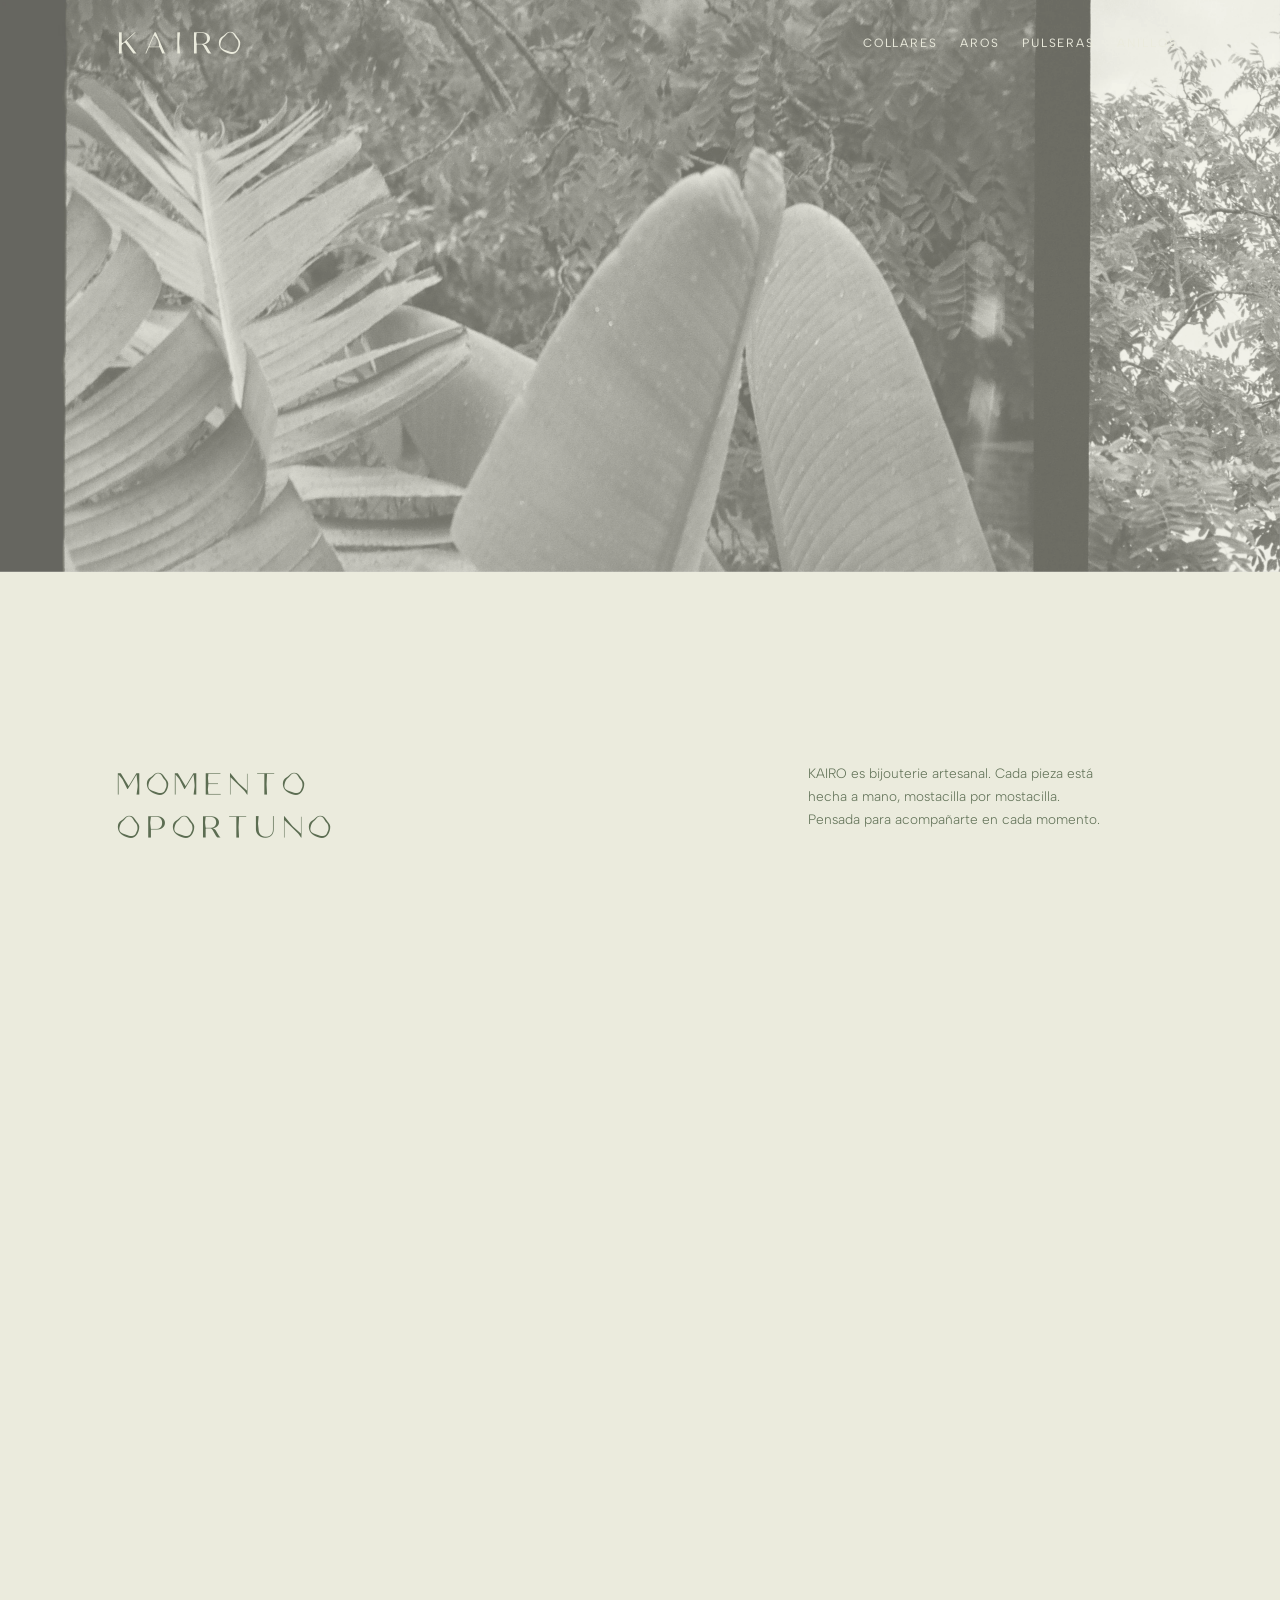
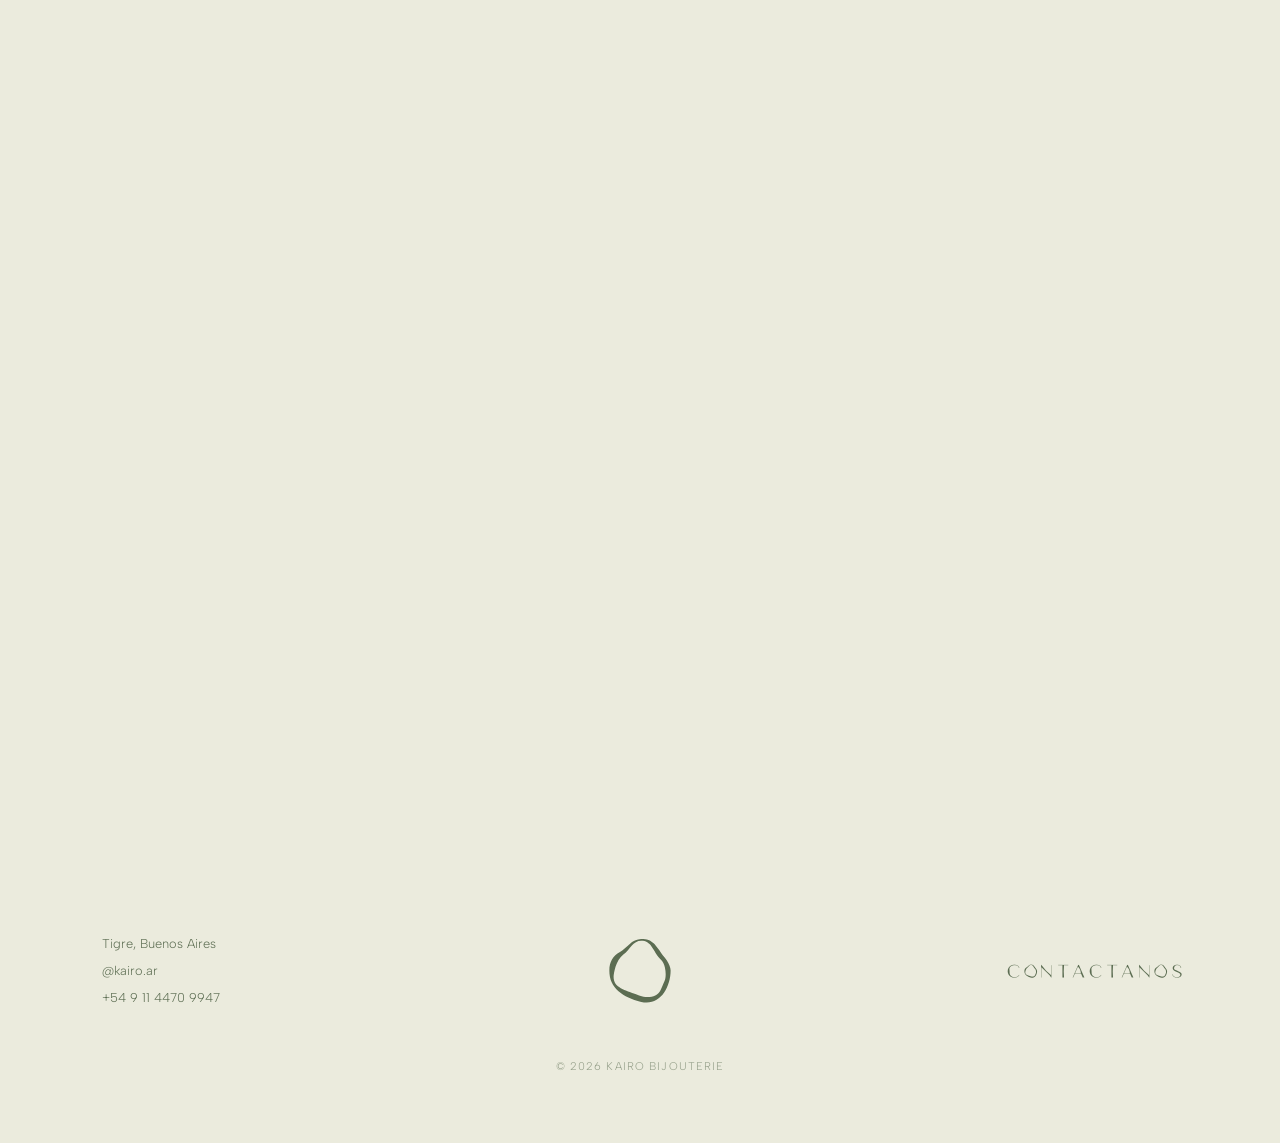
<file: index.html>
<!DOCTYPE html>
<html lang="es">
<head>
  <meta charset="UTF-8">
  <!-- Esta línea hace que la web se adapte al ancho del celular -->
  <meta name="viewport" content="width=device-width, initial-scale=1.0">
  <title>KAIRO</title>

  <!-- Las tipografías (Rizoma y Albert Sans) ahora se cargan
       desde la carpeta fonts/ del proyecto, vía @font-face en el CSS -->

  <link rel="stylesheet" href="css/estilos.css">
  <link rel="icon" type="image/png" href="img/favicon.png">
</head>
<body class="pagina-home">

  <!-- ============ HEADER ============ -->
  <header class="header header-entrada">
    <h1 class="logo">KAIRO</h1>
    <span class="logo logo-mark" role="img" aria-label="KAIRO logo"></span>
    <button class="btn-menu" aria-expanded="false" aria-label="Abrir menú">
      <span class="hamburger-icon" aria-hidden="true"></span>
    </button>
    <nav class="nav-header" aria-label="Navegación principal">
      <a href="collares.html">Collares</a>
      <a href="aros.html">Aros</a>
      <a href="pulseras.html">Pulseras</a>
      <a href="anillos.html">Anillos</a>
    </nav>
  </header>

  <!-- ============ HERO (foto principal rotativa) ============ -->
  <!-- El id="foto-principal" es el "nombre" con el que JavaScript
       va a encontrar esta imagen para ir cambiándola -->
  <section class="hero">
    <img id="foto-principal" src="img/principal1.webp" srcset="img/principal1-sm.webp 1400w, img/principal1.webp 3840w" sizes="100vw" alt="Bijouterie artesanal KAIRO" fetchpriority="high">
  </section>

  <!-- ============ INTRO ============ -->
  <section class="intro">
    <h2 class="intro-titulo">Momento<br>oportuno</h2>
    <p class="intro-texto">
      KAIRO es bijouterie artesanal. Cada pieza está hecha a mano,
      mostacilla por mostacilla. Pensada para acompañarte en cada momento.
    </p>
  </section>

  <!-- ============ CATEGORÍAS ============ -->
  <!-- Cada banda es un link a la página propia de esa categoría -->
  <section class="categorias">

    <a class="categoria" href="collares.html">
      <img src="img/collares.webp" srcset="img/collares-sm.webp 2200w, img/collares.webp 3840w" sizes="100vw" alt="Collar artesanal de flores" loading="lazy">
      <span class="categoria-nombre">Collares</span>
    </a>

    <a class="categoria" href="aros.html">
      <img src="img/aros.webp" srcset="img/aros-sm.webp 2200w, img/aros.webp 3840w" sizes="100vw" alt="Aros artesanales de mostacillas" loading="lazy">
      <span class="categoria-nombre">Aros</span>
    </a>

    <a class="categoria" href="pulseras.html">
      <img src="img/pulseras.webp" srcset="img/pulseras-sm.webp 2200w, img/pulseras.webp 3840w" sizes="100vw" alt="Pulseras artesanales apiladas" loading="lazy">
      <span class="categoria-nombre">Pulseras</span>
    </a>

    <a class="categoria" href="anillos.html">
      <img src="img/anillos.webp" srcset="img/anillos-sm.webp 2200w, img/anillos.webp 3840w" sizes="100vw" alt="Anillos artesanales de mostacillas" loading="lazy">
      <span class="categoria-nombre">Anillos</span>
    </a>

  </section>

  <!-- ============ PERSONALIZADOS ============ -->
  <section class="personalizados">
    <div class="personalizados-texto">
      <p>Diseñamos accesorios personalizados de acuerdo a tu estilo. Traé tu look y elegimos la mejor piedra para crear la combinación ideal.</p>
    </div>
    <div class="personalizados-imagen">
      <!-- Exportá desde Figma como img/personalizados2.webp -->
      <img src="img/personalizados2.webp" srcset="img/personalizados2-sm.webp 1400w, img/personalizados2.webp 2625w" sizes="(max-width: 700px) 100vw, 50vw" alt="Colgante artesanal en forma de pluma" loading="lazy">
    </div>
  </section>

  <!-- ============ FOOTER ============ -->
  <footer class="footer">
    <div class="footer-datos">
      <p>Tigre, Buenos Aires</p>
      <p><a href="https://www.instagram.com/kairo.ar" target="_blank" rel="noopener">@kairo.ar</a></p>
      <p>+54 9 11 4470 9947</p>
    </div>

    <!-- El circulito orgánico del logo, dibujado en SVG -->
    <div class="footer-logo" role="button" tabindex="0" aria-label="Volver arriba">
      <img src="svg/logo.svg" alt="KAIRO logo" class="footer-logo-img" width="64" height="64">
    </div>

        <!-- ⚠️ IMPORTANTE: reemplazá 54911XXXXXXXX por tu naúmero real,
          con código de país (54), el 9 de celular, y SIN el 15 -->
         <a class="footer-contacto"
           href="https://wa.me/5491144709947?text=Hola!%20Vi%20la%20web%20de%20KAIRO%20y%20quiero%20hacer%20una%20consulta" target="_blank" rel="noopener">
       Contactanos
        </a>

    <p class="footer-copy">© 2026 KAIRO BIJOUTERIE</p>
  </footer>

  <!-- El JavaScript se carga al final, cuando toda la página ya existe -->
  <!-- Botón volver arriba (invisible hasta hacer scroll) -->
  <button id="back-to-top" aria-label="Volver arriba">
    <svg viewBox="0 0 24 24" aria-hidden="true" focusable="false">
      <path d="M12 6 L6 12 M12 6 L18 12" stroke="#5C6D52" stroke-width="1.2" stroke-linecap="round" stroke-linejoin="round" fill="none"/>
    </svg>
  </button>

  <script src="js/script.js"></script>

</body>
</html>
</file>
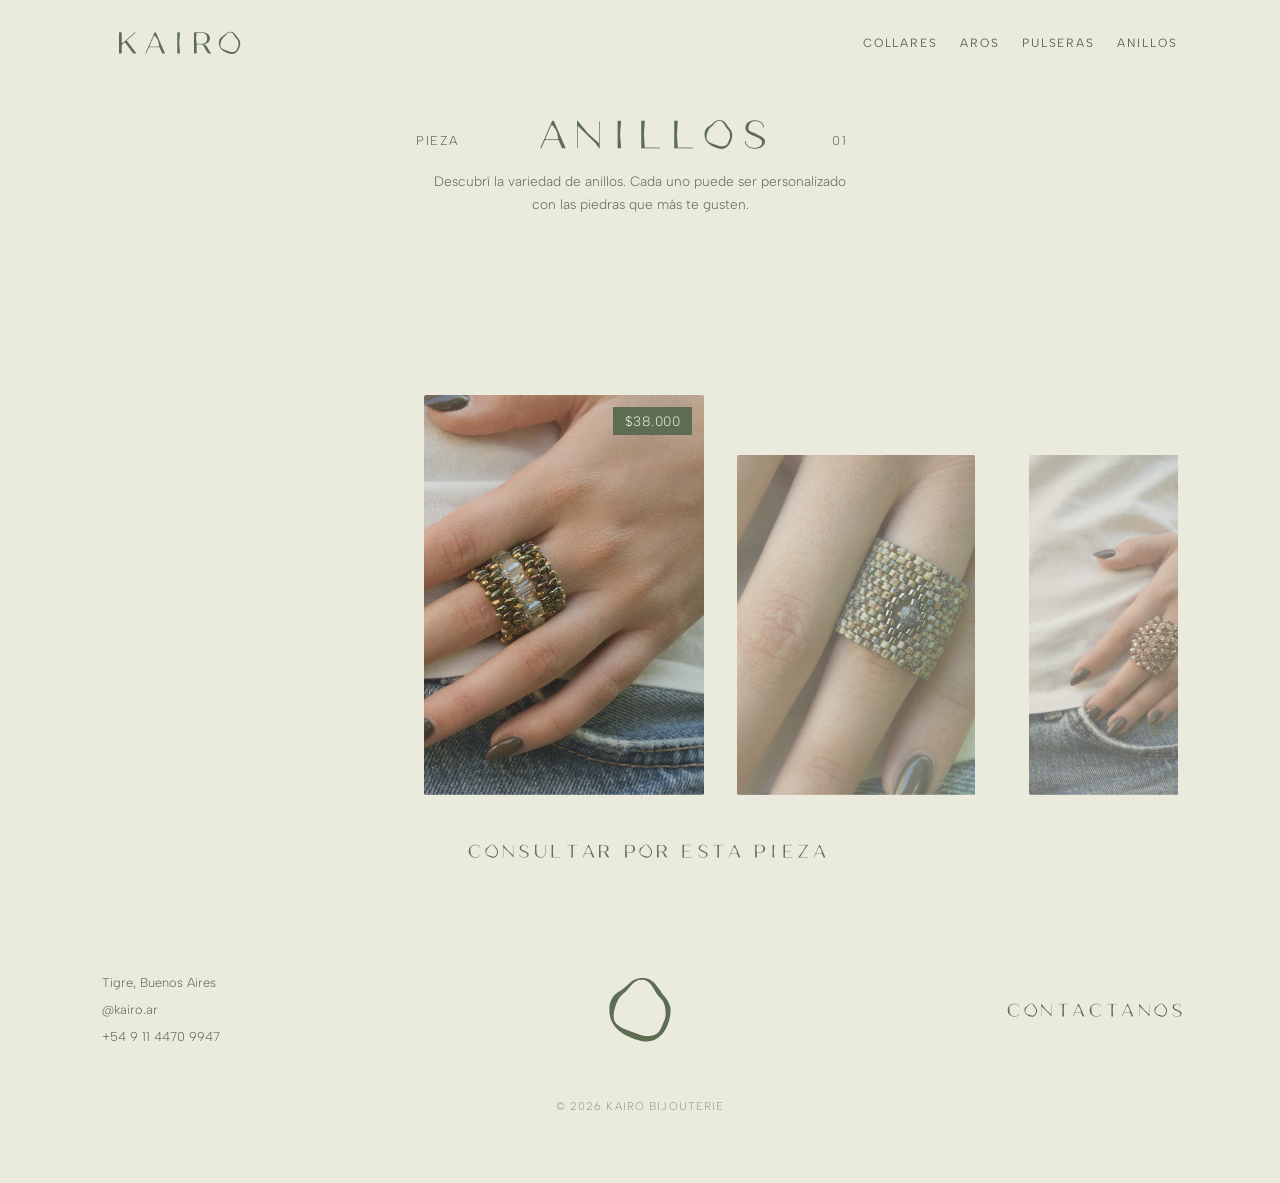
<file: anillos.html>
<!DOCTYPE html>
<html lang="es">
<head>
  <meta charset="UTF-8">
  <meta name="viewport" content="width=device-width, initial-scale=1.0">
  <title>Anillos — KAIRO</title>
  <link rel="stylesheet" href="css/estilos.css">
  <link rel="icon" type="image/png" href="img/favicon.png">
</head>
<body>

  <!-- ============ HEADER ============ -->
  <header class="header">
    <h1 class="logo" onclick="window.location.href='index.html'" style="cursor: pointer;">KAIRO</h1>
    <span class="logo logo-mark" role="img" aria-label="KAIRO logo" onclick="window.location.href='index.html'" style="cursor: pointer;"></span>
    <button class="btn-menu" aria-expanded="false" aria-label="Abrir menú">
      <span class="hamburger-icon" aria-hidden="true"></span>
    </button>
    <nav class="nav-header" aria-label="Navegación principal">
      <a href="collares.html">Collares</a>
      <a href="aros.html">Aros</a>
      <a href="pulseras.html">Pulseras</a>
      <a href="anillos.html">Anillos</a>
    </nav>
  </header>

  <main class="collares-main">
    <!-- ============ TÍTULO CON CONTADOR ============ -->
    <section class="collares-header">
      <div class="collares-header-grid">
        <div class="collares-label">Pieza</div>
        <h2 class="collares-titulo">Anillos</h2>
        <div class="collares-contador" id="pieza-contador">01</div>
      </div>
    </section>

    <!-- ============ DESCRIPCIÓN ============ -->
    <div class="collares-descripcion">
      <p>Descubrí la variedad de anillos. Cada uno puede ser personalizado con las piedras que más te gusten.</p>
    </div>

    <!-- ============ GALERÍA HORIZONTAL ============ -->
    <section class="collares-galeria-container">
      <div class="collares-galeria" id="galeria-collares" data-producto="anillo" data-articulo="el">
        <div class="galeria-pieza">
          <img src="img/anillos/anillo1.webp" alt="Anillo 1">
          <span class="precio">$38.000</span>
        </div>
        <div class="galeria-pieza">
          <img src="img/anillos/anillo2.webp" alt="Anillo 2">
          <span class="precio">$43.000</span>
        </div>
        <div class="galeria-pieza">
          <img src="img/anillos/anillo3.webp" alt="Anillo 3">
          <span class="precio">$38.000</span>
        </div>
        <div class="galeria-pieza">
          <img src="img/anillos/anillo4.webp" alt="Anillo 4" loading="lazy">
          <span class="precio">$33.000</span>
        </div>
        <div class="galeria-pieza">
          <img src="img/anillos/anillo5.webp" alt="Anillo 5" loading="lazy">
          <span class="precio">$38.000</span>
        </div>
        <div class="galeria-pieza">
          <img src="img/anillos/anillo6.webp" alt="Anillo 6" loading="lazy">
          <span class="precio">$38.000</span>
        </div>
      </div>
    </section>

    <!-- ============ CTA (CONSULTAR) ============ -->
    <section class="collares-cta">
      <a id="consultar-link" class="consultar-pieza" href="https://wa.me/5491144709947?text=Hola!%20Quiero%20consultar%20por%20el%20anillo%2001" target="_blank" rel="noopener">
        <span>Consultar</span> <span>por</span> <span>esta</span> <span>pieza</span>
      </a>
    </section>
  </main>

  <!-- ============ FOOTER ============ -->
  <footer class="footer">
    <div class="footer-datos">
      <p>Tigre, Buenos Aires</p>
      <p><a href="https://www.instagram.com/kairo.ar" target="_blank" rel="noopener">@kairo.ar</a></p>
      <p>+54 9 11 4470 9947</p>
    </div>

    <div class="footer-logo" role="button" tabindex="0" aria-label="Volver arriba">
      <img src="svg/logo.svg" alt="KAIRO logo" class="footer-logo-img" width="64" height="64">
    </div>

    <a class="footer-contacto" href="https://wa.me/5491144709947?text=Hola!%20Vi%20la%20web%20de%20KAIRO%20y%20quiero%20hacer%20una%20consulta" target="_blank" rel="noopener">
      Contactanos
    </a>

    <p class="footer-copy">© 2026 KAIRO BIJOUTERIE</p>
  </footer>

  <!-- Botón volver arriba -->
  <button id="back-to-top" aria-label="Volver arriba">
    <svg viewBox="0 0 24 24" aria-hidden="true" focusable="false">
      <path d="M12 6 L6 12 M12 6 L18 12" stroke="#5C6D52" stroke-width="1.2" stroke-linecap="round" stroke-linejoin="round" fill="none"/>
    </svg>
  </button>

  <script src="js/script.js"></script>

</body>
</html>
</file>
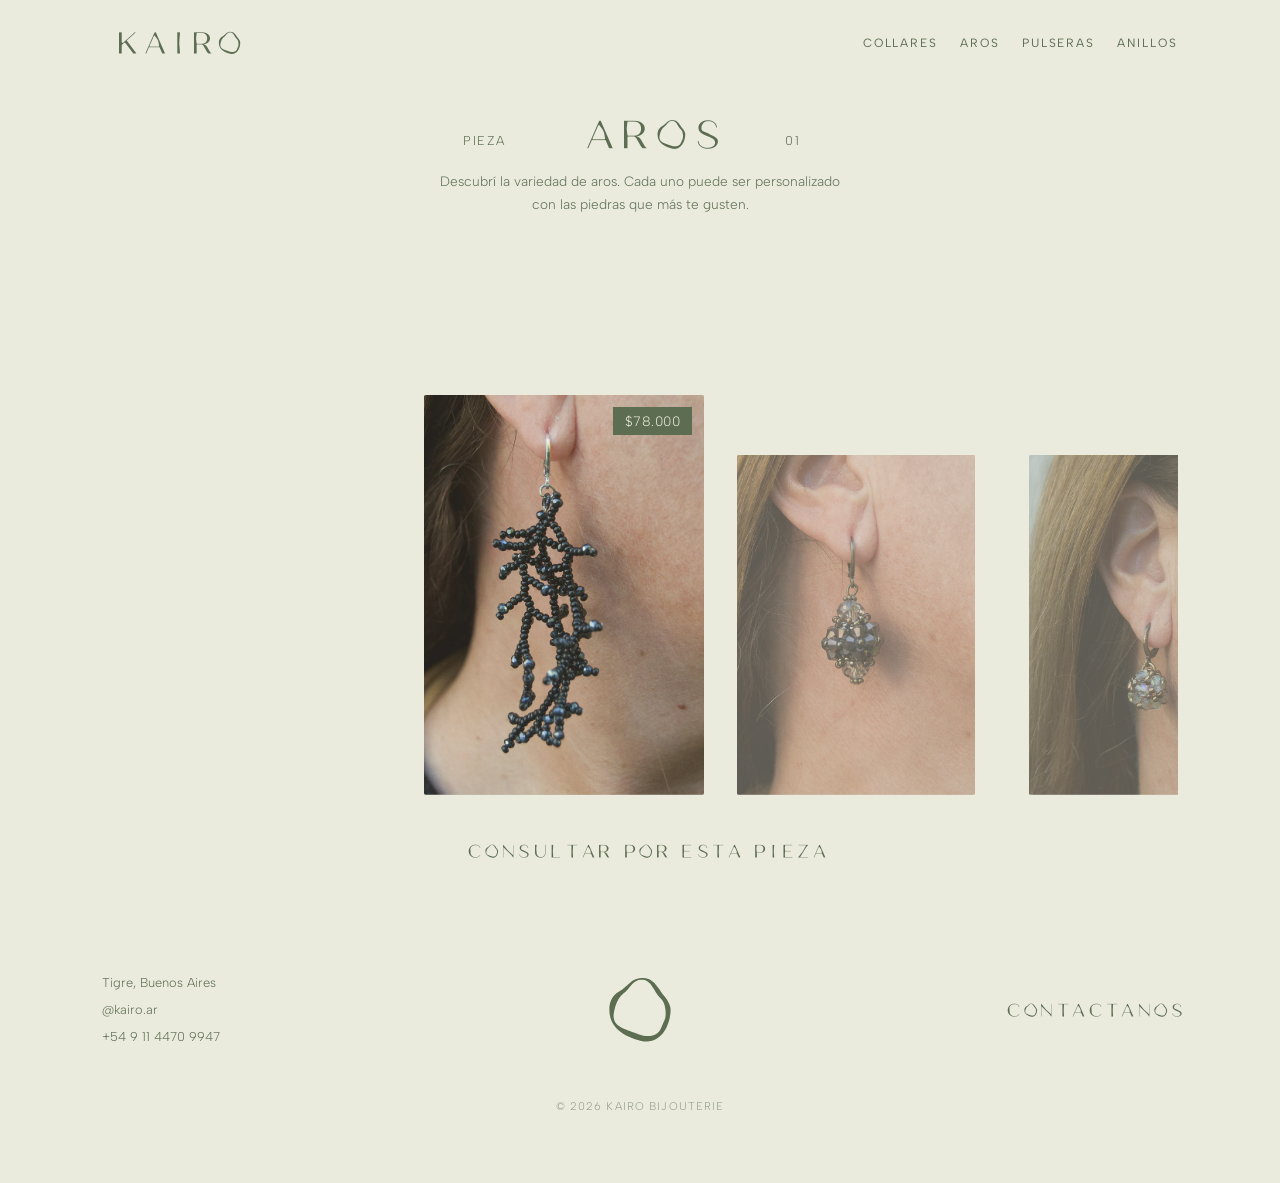
<file: aros.html>
<!DOCTYPE html>
<html lang="es">
<head>
  <meta charset="UTF-8">
  <meta name="viewport" content="width=device-width, initial-scale=1.0">
  <title>Aros — KAIRO</title>
  <link rel="stylesheet" href="css/estilos.css">
  <link rel="icon" type="image/png" href="img/favicon.png">
</head>
<body>

  <!-- ============ HEADER ============ -->
  <header class="header">
    <h1 class="logo" onclick="window.location.href='index.html'" style="cursor: pointer;">KAIRO</h1>
    <span class="logo logo-mark" role="img" aria-label="KAIRO logo" onclick="window.location.href='index.html'" style="cursor: pointer;"></span>
    <button class="btn-menu" aria-expanded="false" aria-label="Abrir menú">
      <span class="hamburger-icon" aria-hidden="true"></span>
    </button>
    <nav class="nav-header" aria-label="Navegación principal">
      <a href="collares.html">Collares</a>
      <a href="aros.html">Aros</a>
      <a href="pulseras.html">Pulseras</a>
      <a href="anillos.html">Anillos</a>
    </nav>
  </header>

  <main class="collares-main">
    <!-- ============ TÍTULO CON CONTADOR ============ -->
    <section class="collares-header">
      <div class="collares-header-grid">
        <div class="collares-label">Pieza</div>
        <h2 class="collares-titulo">Aros</h2>
        <div class="collares-contador" id="pieza-contador">01</div>
      </div>
    </section>

    <!-- ============ DESCRIPCIÓN ============ -->
    <div class="collares-descripcion">
      <p>Descubrí la variedad de aros. Cada uno puede ser personalizado con las piedras que más te gusten.</p>
    </div>

    <!-- ============ GALERÍA HORIZONTAL ============ -->
    <section class="collares-galeria-container">
      <div class="collares-galeria" id="galeria-collares" data-producto="aro" data-articulo="el">
        <div class="galeria-pieza">
          <img src="img/aros/aro1.webp" alt="Aro 1">
          <span class="precio">$78.000</span>
        </div>
        <div class="galeria-pieza">
          <img src="img/aros/aro2.webp" alt="Aro 2">
          <span class="precio">$53.000</span>
        </div>
        <div class="galeria-pieza">
          <img src="img/aros/aro3.webp" alt="Aro 3">
          <span class="precio">$33.000</span>
        </div>
        <div class="galeria-pieza">
          <img src="img/aros/aro4.webp" alt="Aro 4" loading="lazy">
          <span class="precio">$53.000</span>
        </div>
        <div class="galeria-pieza">
          <img src="img/aros/aro5.webp" alt="Aro 5" loading="lazy">
          <span class="precio">$78.000</span>
        </div>
        <div class="galeria-pieza">
          <img src="img/aros/aro6.webp" alt="Aro 6" loading="lazy">
          <span class="precio">$53.000</span>
        </div>
        <div class="galeria-pieza">
          <img src="img/aros/aro7.webp" alt="Aro 7" loading="lazy">
          <span class="precio">$38.000</span>
        </div>
      </div>
    </section>

    <!-- ============ CTA (CONSULTAR) ============ -->
    <section class="collares-cta">
      <a id="consultar-link" class="consultar-pieza" href="https://wa.me/5491144709947?text=Hola!%20Quiero%20consultar%20por%20el%20aro%2001" target="_blank" rel="noopener">
        <span>Consultar</span> <span>por</span> <span>esta</span> <span>pieza</span>
      </a>
    </section>
  </main>

  <!-- ============ FOOTER ============ -->
  <footer class="footer">
    <div class="footer-datos">
      <p>Tigre, Buenos Aires</p>
      <p><a href="https://www.instagram.com/kairo.ar" target="_blank" rel="noopener">@kairo.ar</a></p>
      <p>+54 9 11 4470 9947</p>
    </div>

    <div class="footer-logo" role="button" tabindex="0" aria-label="Volver arriba">
      <img src="svg/logo.svg" alt="KAIRO logo" class="footer-logo-img" width="64" height="64">
    </div>

    <a class="footer-contacto" href="https://wa.me/5491144709947?text=Hola!%20Vi%20la%20web%20de%20KAIRO%20y%20quiero%20hacer%20una%20consulta" target="_blank" rel="noopener">
      Contactanos
    </a>

    <p class="footer-copy">© 2026 KAIRO BIJOUTERIE</p>
  </footer>

  <!-- Botón volver arriba -->
  <button id="back-to-top" aria-label="Volver arriba">
    <svg viewBox="0 0 24 24" aria-hidden="true" focusable="false">
      <path d="M12 6 L6 12 M12 6 L18 12" stroke="#5C6D52" stroke-width="1.2" stroke-linecap="round" stroke-linejoin="round" fill="none"/>
    </svg>
  </button>

  <script src="js/script.js"></script>

</body>
</html>
</file>
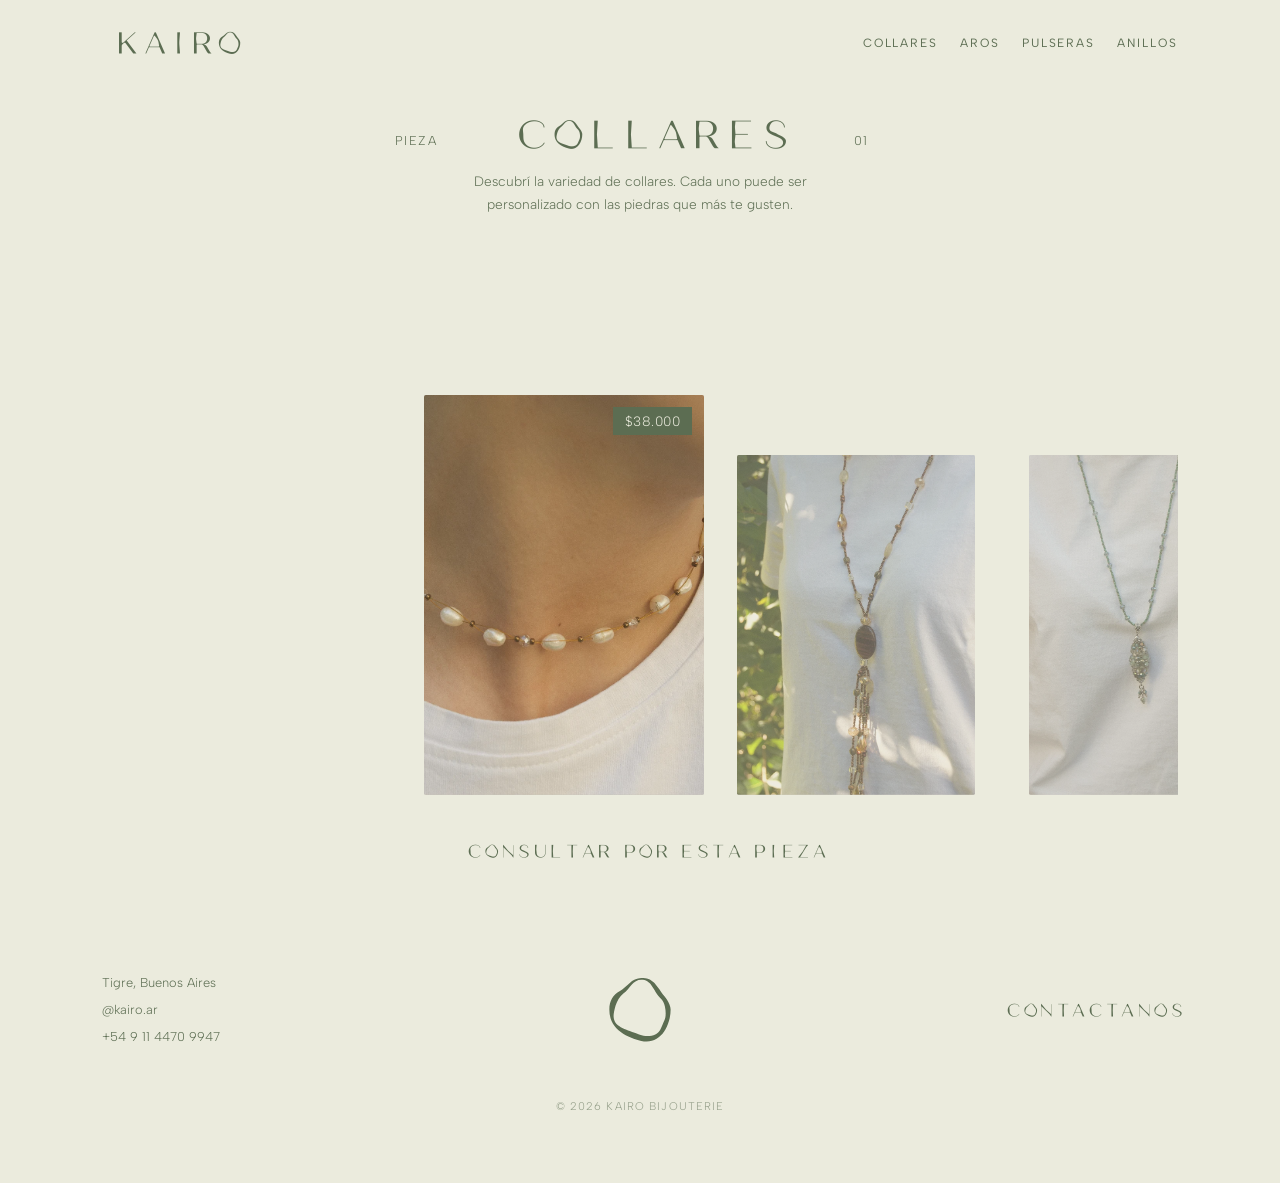
<file: collares.html>
<!DOCTYPE html>
<html lang="es">
<head>
  <meta charset="UTF-8">
  <meta name="viewport" content="width=device-width, initial-scale=1.0">
  <title>Collares — KAIRO</title>
  <link rel="stylesheet" href="css/estilos.css">
  <link rel="icon" type="image/png" href="img/favicon.png">
</head>
<body>

  <!-- ============ HEADER ============ -->
  <header class="header">
    <h1 class="logo" onclick="window.location.href='index.html'" style="cursor: pointer;">KAIRO</h1>
    <span class="logo logo-mark" role="img" aria-label="KAIRO logo" onclick="window.location.href='index.html'" style="cursor: pointer;"></span>
    <button class="btn-menu" aria-expanded="false" aria-label="Abrir menú">
      <span class="hamburger-icon" aria-hidden="true"></span>
    </button>
    <nav class="nav-header" aria-label="Navegación principal">
      <a href="collares.html">Collares</a>
      <a href="aros.html">Aros</a>
      <a href="pulseras.html">Pulseras</a>
      <a href="anillos.html">Anillos</a>
    </nav>
  </header>

  <main class="collares-main">
    <!-- ============ TÍTULO CON CONTADOR ============ -->
    <section class="collares-header">
      <div class="collares-header-grid">
        <div class="collares-label">Pieza</div>
        <h2 class="collares-titulo">Collares</h2>
        <div class="collares-contador" id="pieza-contador">01</div>
      </div>
    </section>

    <!-- ============ DESCRIPCIÓN ============ -->
    <div class="collares-descripcion">
      <p>Descubrí la variedad de collares. Cada uno puede ser personalizado con las piedras que más te gusten.</p>
    </div>

    <!-- ============ GALERÍA HORIZONTAL ============ -->
    <section class="collares-galeria-container">
      <div class="collares-galeria" id="galeria-collares" data-producto="collar" data-articulo="el">
        <div class="galeria-pieza">
          <img src="img/collares/collar1.webp" alt="Collar 1">
          <span class="precio">$38.000</span>
        </div>
        <div class="galeria-pieza">
          <img src="img/collares/collar2.webp" alt="Collar 2">
          <span class="precio">$68.000</span>
        </div>
        <div class="galeria-pieza">
          <img src="img/collares/collar3.webp" alt="Collar 3">
          <span class="precio">$68.000</span>
        </div>
        <div class="galeria-pieza">
          <img src="img/collares/collar4.webp" alt="Collar 4" loading="lazy">
          <span class="precio">$63.000</span>
        </div>
        <div class="galeria-pieza">
          <img src="img/collares/collar5.webp" alt="Collar 5" loading="lazy">
          <span class="precio">$88.000</span>
        </div>
        <div class="galeria-pieza">
          <img src="img/collares/collar6.webp" alt="Collar 6" loading="lazy">
          <span class="precio">$68.000</span>
        </div>
        <div class="galeria-pieza">
          <img src="img/collares/collar7.webp" alt="Collar 7" loading="lazy">
          <span class="precio">$88.000</span>
        </div>
        <div class="galeria-pieza">
          <img src="img/collares/collar8.webp" alt="Collar 8" loading="lazy">
          <span class="precio">$83.000</span>
        </div>
        <div class="galeria-pieza">
          <img src="img/collares/collar9.webp" alt="Collar 9" loading="lazy">
          <span class="precio">$83.000</span>
        </div>
        <div class="galeria-pieza">
          <img src="img/collares/collar10.webp" alt="Collar 10" loading="lazy">
          <span class="precio">$48.000</span>
        </div>
        <div class="galeria-pieza">
          <img src="img/collares/collar11.webp" alt="Collar 11" loading="lazy">
          <span class="precio">$88.000</span>
        </div>
        <div class="galeria-pieza">
          <img src="img/collares/collar12.webp" alt="Collar 12" loading="lazy">
          <span class="precio">$63.000</span>
        </div>
      </div>
    </section>

    <!-- ============ CTA (CONSULTAR) ============ -->
    <section class="collares-cta">
      <a id="consultar-link" class="consultar-pieza" href="https://wa.me/5491144709947?text=Hola!%20Quiero%20consultar%20por%20el%20collar%2001" target="_blank" rel="noopener">
        <span>Consultar</span> <span>por</span> <span>esta</span> <span>pieza</span>
      </a>
    </section>
  </main>

  <!-- ============ FOOTER ============ -->
  <footer class="footer">
    <div class="footer-datos">
      <p>Tigre, Buenos Aires</p>
      <p><a href="https://www.instagram.com/kairo.ar" target="_blank" rel="noopener">@kairo.ar</a></p>
      <p>+54 9 11 4470 9947</p>
    </div>

    <div class="footer-logo" role="button" tabindex="0" aria-label="Volver arriba">
      <img src="svg/logo.svg" alt="KAIRO logo" class="footer-logo-img" width="64" height="64">
    </div>

    <a class="footer-contacto" href="https://wa.me/5491144709947?text=Hola!%20Vi%20la%20web%20de%20KAIRO%20y%20quiero%20hacer%20una%20consulta" target="_blank" rel="noopener">
      Contactanos
    </a>

    <p class="footer-copy">© 2026 KAIRO BIJOUTERIE</p>
  </footer>

  <!-- Botón volver arriba -->
  <button id="back-to-top" aria-label="Volver arriba">
    <svg viewBox="0 0 24 24" aria-hidden="true" focusable="false">
      <path d="M12 6 L6 12 M12 6 L18 12" stroke="#5C6D52" stroke-width="1.2" stroke-linecap="round" stroke-linejoin="round" fill="none"/>
    </svg>
  </button>

  <script src="js/script.js"></script>

</body>
</html>
</file>
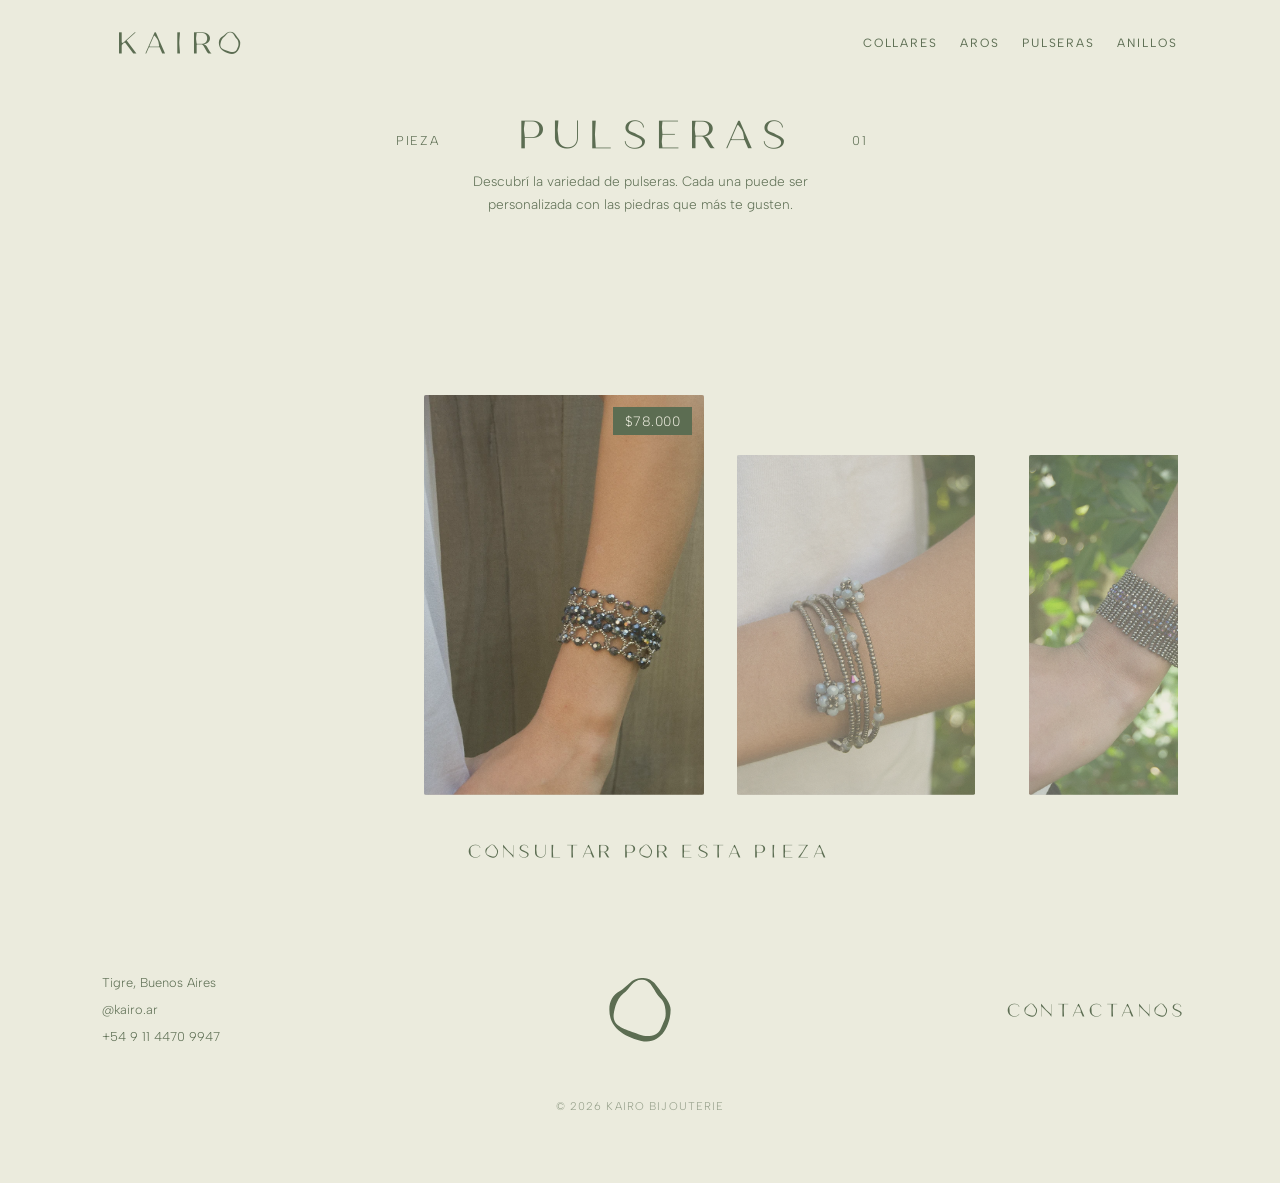
<file: pulseras.html>
<!DOCTYPE html>
<html lang="es">
<head>
  <meta charset="UTF-8">
  <meta name="viewport" content="width=device-width, initial-scale=1.0">
  <title>Pulseras — KAIRO</title>
  <link rel="stylesheet" href="css/estilos.css">
  <link rel="icon" type="image/png" href="img/favicon.png">
</head>
<body>

  <!-- ============ HEADER ============ -->
  <header class="header">
    <h1 class="logo" onclick="window.location.href='index.html'" style="cursor: pointer;">KAIRO</h1>
    <span class="logo logo-mark" role="img" aria-label="KAIRO logo" onclick="window.location.href='index.html'" style="cursor: pointer;"></span>
    <button class="btn-menu" aria-expanded="false" aria-label="Abrir menú">
      <span class="hamburger-icon" aria-hidden="true"></span>
    </button>
    <nav class="nav-header" aria-label="Navegación principal">
      <a href="collares.html">Collares</a>
      <a href="aros.html">Aros</a>
      <a href="pulseras.html">Pulseras</a>
      <a href="anillos.html">Anillos</a>
    </nav>
  </header>

  <main class="collares-main">
    <!-- ============ TÍTULO CON CONTADOR ============ -->
    <section class="collares-header">
      <div class="collares-header-grid">
        <div class="collares-label">Pieza</div>
        <h2 class="collares-titulo">Pulseras</h2>
        <div class="collares-contador" id="pieza-contador">01</div>
      </div>
    </section>

    <!-- ============ DESCRIPCIÓN ============ -->
    <div class="collares-descripcion">
      <p>Descubrí la variedad de pulseras. Cada una puede ser personalizada con las piedras que más te gusten.</p>
    </div>

    <!-- ============ GALERÍA HORIZONTAL ============ -->
    <section class="collares-galeria-container">
      <div class="collares-galeria" id="galeria-collares" data-producto="pulsera" data-articulo="la">
        <div class="galeria-pieza">
          <img src="img/pulseras/pulsera1.webp" alt="Pulsera 1">
          <span class="precio">$78.000</span>
        </div>
        <div class="galeria-pieza">
          <img src="img/pulseras/pulsera2.webp" alt="Pulsera 2">
          <span class="precio">$38.000</span>
        </div>
        <div class="galeria-pieza">
          <img src="img/pulseras/pulsera3.webp" alt="Pulsera 3">
          <span class="precio">$63.000</span>
        </div>
        <div class="galeria-pieza">
          <img src="img/pulseras/pulsera4.webp" alt="Pulsera 4" loading="lazy">
          <span class="precio">$63.000</span>
        </div>
        <div class="galeria-pieza">
          <img src="img/pulseras/pulsera5.webp" alt="Pulsera 5" loading="lazy">
          <span class="precio">$38.000</span>
        </div>
        <div class="galeria-pieza">
          <img src="img/pulseras/pulsera6.webp" alt="Pulsera 6" loading="lazy">
          <span class="precio">$88.000</span>
        </div>
        <div class="galeria-pieza">
          <img src="img/pulseras/pulsera7.webp" alt="Pulsera 7" loading="lazy">
          <span class="precio">$68.000</span>
        </div>
        <div class="galeria-pieza">
          <img src="img/pulseras/pulsera8.webp" alt="Pulsera 8" loading="lazy">
          <span class="precio">$68.000</span>
        </div>
        <div class="galeria-pieza">
          <img src="img/pulseras/pulsera9.webp" alt="Pulsera 9" loading="lazy">
          <span class="precio">$53.000</span>
        </div>
        <div class="galeria-pieza">
          <img src="img/pulseras/pulsera10.webp" alt="Pulsera 10" loading="lazy">
          <span class="precio">$53.000</span>
        </div>
        <div class="galeria-pieza">
          <img src="img/pulseras/pulsera11.webp" alt="Pulsera 11" loading="lazy">
          <span class="precio">$38.000</span>
        </div>
      </div>
    </section>

    <!-- ============ CTA (CONSULTAR) ============ -->
    <section class="collares-cta">
      <a id="consultar-link" class="consultar-pieza" href="https://wa.me/5491144709947?text=Hola!%20Quiero%20consultar%20por%20la%20pulsera%2001" target="_blank" rel="noopener">
        <span>Consultar</span> <span>por</span> <span>esta</span> <span>pieza</span>
      </a>
    </section>
  </main>

  <!-- ============ FOOTER ============ -->
  <footer class="footer">
    <div class="footer-datos">
      <p>Tigre, Buenos Aires</p>
      <p><a href="https://www.instagram.com/kairo.ar" target="_blank" rel="noopener">@kairo.ar</a></p>
      <p>+54 9 11 4470 9947</p>
    </div>

    <div class="footer-logo" role="button" tabindex="0" aria-label="Volver arriba">
      <img src="svg/logo.svg" alt="KAIRO logo" class="footer-logo-img" width="64" height="64">
    </div>

    <a class="footer-contacto" href="https://wa.me/5491144709947?text=Hola!%20Vi%20la%20web%20de%20KAIRO%20y%20quiero%20hacer%20una%20consulta" target="_blank" rel="noopener">
      Contactanos
    </a>

    <p class="footer-copy">© 2026 KAIRO BIJOUTERIE</p>
  </footer>

  <!-- Botón volver arriba -->
  <button id="back-to-top" aria-label="Volver arriba">
    <svg viewBox="0 0 24 24" aria-hidden="true" focusable="false">
      <path d="M12 6 L6 12 M12 6 L18 12" stroke="#5C6D52" stroke-width="1.2" stroke-linecap="round" stroke-linejoin="round" fill="none"/>
    </svg>
  </button>

  <script src="js/script.js"></script>

</body>
</html>
</file>
<file: css/estilos.css>
/* ==========================================================
   KAIRO — Hoja de estilos
   Paleta y tipografía tomadas de tu diseño en Figma.
   Cambiá los valores de :root y se actualiza toda la web.
   ========================================================== */

/* ---------- Fuentes propias ----------
   @font-face le dice al navegador: "esta fuente no la busques
   en internet, cargala desde la carpeta fonts/ del proyecto" */

@font-face {
  font-family: 'Rizoma';
  src: url('../fonts/rizoma/Rizoma.ttf');
  font-weight: 400;
  font-display: swap; /* muestra texto con fuente de respaldo mientras carga */
}

@font-face {
  font-family: 'Albert Sans';
  src: url('../fonts/albert-sans/albertsans-Light.ttf') format('truetype');
  font-weight: 300;
  font-display: swap;
}

@font-face {
  font-family: 'Albert Sans';
  src: url('../fonts/albert-sans/albertsans-Regular.ttf') format('truetype');
  font-weight: 400;
  font-display: swap;
}

:root {
  --crema: #EBEBDD;        /* fondo general */
  --salvia: #8D9488;       /* bloque verde y acentos */
  --verde: #5C6D52;        /* verde oscuro: textos y detalles */
  --arena: #AD9E79;        /* dorado/arena: acento opcional */
  --tinta: #5C6D52;        /* color de los textos (el verde oscuro) */
  --blanco: #F6F5EF;       /* textos sobre fotos y fondo verde */

  --serif: 'Rizoma', serif;              /* títulos (tu fuente de marca) */
  --sans: 'Albert Sans', sans-serif;     /* textos */
  --texto-cuerpo: 0.85rem;               /* tamaño de texto general del sitio */
  --suave: cubic-bezier(0.22, 1, 0.36, 1); /* movimiento más orgánico y fluido */
}

/* ---------- Reseteo básico ---------- */
/* Quita márgenes por defecto del navegador para partir de cero */
* {
  margin: 0;
  padding: 0;
  box-sizing: border-box;
}

body {
  background-color: var(--crema);
  color: var(--tinta);
  font-family: var(--sans);
  font-weight: 300;
  padding-top: 88px;
}

/* En el home el header flota transparente sobre el hero (ver más abajo),
   así que el hero arranca desde el borde de la pantalla en vez de quedar
   empujado por los 88px que el header reserva en el resto del sitio. */
body.pagina-home {
  padding-top: 0;
}

/* ---------- Cursor personalizado ----------
   Círculo que sigue al mouse: verde oscuro (var(--tinta)) por defecto,
   y claro (var(--crema)) sobre las zonas donde ese verde no contrasta
   (el hero, las bandas de categorías, el bloque salvia de
   personalizados) — los mismos lugares del sitio que ya usan texto
   claro por el motivo inverso. script.js decide la zona con
   elementFromPoint y suma/saca .cursor-claro.
   Solo en dispositivos con mouse: en touch no hay cursor que seguir,
   y forzar cursor:none ahí rompería el tap. */
@media (hover: hover) and (pointer: fine) {
  body,
  a,
  button,
  .btn-menu,
  .categoria,
  .footer-logo {
    cursor: none;
  }

  .cursor-dot {
    position: fixed;
    top: 0;
    left: 0;
    width: 16px;
    height: 16px;
    border-radius: 50%;
    background-color: var(--tinta);
    pointer-events: none;
    z-index: 2000;
    /* La posición (translate x,y) la pisa script.js en cada mousemove
       con transform inline; el -50%,-50% de ahí ya recentra el punto
       sobre el cursor sea cual sea su tamaño actual, así que agrandarlo
       en hover es solo cuestión de animar width/height, sin tocar
       transform ni pelearse con el inline de la posición. */
    opacity: 0; /* script.js lo pasa a 1 en el primer mousemove, para que no se vea "flashear" en la esquina antes de eso */
    transition: background-color 0.25s var(--suave), opacity 0.2s var(--suave),
      width 0.2s var(--suave), height 0.2s var(--suave);
  }

  .cursor-dot.cursor-claro {
    background-color: var(--crema);
  }

  /* Más chico sobre cualquier cosa clickeable, para diferenciarlo de
     las zonas donde el punto es solo decorativo. */
  .cursor-dot.cursor-clickable {
    width: 8px;
    height: 8px;
  }

  .cursor-dot.cursor-visible {
    opacity: 1;
  }
}

/* Las imágenes nunca se desbordan de su contenedor */
img {
  max-width: 100%;
  display: block;
}

/* ---------- Header ---------- */
.header {
  display: flex;
  justify-content: space-between;
  align-items: center;
  padding: 28px 8vw;
  position: fixed;
  top: 0;
  left: 0;
  right: 0;
  background-color: var(--crema);
  z-index: 1000;
}

/* Botón hamburguesa (oculto en desktop, visible en mobile) */
.btn-menu {
  display: none;
  background: transparent;
  border: 0;
  padding: 0;
  width: 44px;
  height: 44px;
  min-width: 44px;
  min-height: 44px;
  cursor: pointer;
}
.btn-menu .line {
  display: none;
}
.btn-menu .hamburger-icon {
  display: block;
  width: 24px;
  /* Proporción de hamburguesa.svg (36/21); script.js la actualiza a la
     de cruz.svg (28/26) al abrir el menú, junto con el mask-image. */
  aspect-ratio: 36 / 21;
  /* background-color + mask-image en vez de <img src>: permite pintar
     el ícono con currentColor/var(...) exacto (acá, var(--tinta) o
     var(--crema) según el estado del header) sin necesitar una
     segunda versión del svg en otro color. */
  background-color: var(--tinta);
  -webkit-mask-image: url('../svg/hamburguesa.svg');
  mask-image: url('../svg/hamburguesa.svg');
  -webkit-mask-repeat: no-repeat;
  mask-repeat: no-repeat;
  -webkit-mask-position: center;
  mask-position: center;
  -webkit-mask-size: contain;
  mask-size: contain;
  transition: transform 0.18s var(--suave), background-color 0.35s var(--suave);
  transform: translateZ(0);
}
.btn-menu.open .hamburger-icon {
  transform: rotate(90deg);
}

.logo {
  font-family: var(--serif);
  font-weight: 300;
  font-size: 1.7rem;
  /* Este espaciado entre letras es la firma de tu marca */
  letter-spacing: -0.9em;
  text-transform: uppercase;
  cursor: pointer;
  transition: color 0.35s var(--suave);
}

/* SVG mark for mobile header (hidden on desktop) */
.logo-mark {
  display: none;
  width: 44px;
  height: 44px;
  background-color: var(--tinta);
  -webkit-mask-image: url('../svg/logo.svg');
  mask-image: url('../svg/logo.svg');
  -webkit-mask-repeat: no-repeat;
  mask-repeat: no-repeat;
  -webkit-mask-position: center;
  mask-position: center;
  -webkit-mask-size: contain;
  mask-size: contain;
  transition: background-color 0.35s var(--suave);
}

.nav-header {
  display: flex;
  gap: 22px;
  align-items: center;
}

.nav-header a {
  color: var(--tinta);
  text-decoration: none;
  font-family: var(--sans);
  font-size: 0.75rem;
  font-weight: 400;
  letter-spacing: 0.16em;
  text-transform: uppercase;
  position: relative;
  display: inline-block;
  transition: opacity 0.3s var(--suave), color 0.35s var(--suave);
}

.nav-header a::after {
  content: '';
  position: absolute;
  left: 0;
  bottom: -4px;
  width: calc(100% - 0.16em);
  height: 1px;
  background-color: currentColor;
  opacity: 0;
  transition: opacity 0.3s var(--suave);
}

.nav-header a:hover {
  opacity: 0.72;
}

.nav-header a:hover::after {
  opacity: 1;
}

/* ---------- Hero ---------- */
.hero {
  position: relative; /* para el degradado y, en el home, para que el header flote encima */
}

.hero img {
  width: 100%;
  height: auto;              /* mostrar la imagen completa sin recorte */
  /* Eliminado object-fit y altura fija para que la foto no se recorte */
  background-color: #C9C9C0;
  filter: saturate(0.6);
  display: block;
}

/* Degradado sutil arriba del hero (solo home, header transparente encima)
   para que el logo y el nav en blanco se sigan leyendo aunque la foto
   rotativa de turno sea clara. El img no tiene position, así que este
   pseudo-elemento posicionado ya pinta por encima sin necesidad de z-index. */
.pagina-home .hero::before {
  content: '';
  position: absolute;
  top: 0;
  left: 0;
  right: 0;
  height: 160px;
  background: linear-gradient(to bottom, rgba(0, 0, 0, 0.15), rgba(0, 0, 0, 0));
  pointer-events: none;
}

/* ---------- Header transparente sobre el hero (solo home) ----------
   El resto de la web usa .header tal cual (fondo crema fijo). Acá,
   arranca transparente con textos claros para leerse sobre la foto, y
   script.js agrega .header-solido (vía IntersectionObserver sobre el
   hero) apenas el hero deja de estar a la vista — ahí pasa a fondo
   crema y textos oscuros, igual que el header de siempre. */
.pagina-home .header {
  background-color: transparent;
  transition: background-color 0.35s var(--suave);
}

.pagina-home .header.header-solido {
  background-color: var(--crema);
}

/* Crema (var(--crema), #EBEBDD) solo en el estado transparente y con el
   menú cerrado: si el overlay mobile está abierto, su fondo es crema y
   estos elementos (el logo-mark y la hamburguesa, que quedan por encima
   del overlay) necesitan volver a verse oscuros — igual que si el header
   ya es sólido. */
.pagina-home .header:not(.header-solido):not(.nav-open) .logo,
.pagina-home .header:not(.header-solido):not(.nav-open) .nav-header a {
  color: var(--crema);
}

.pagina-home .header:not(.header-solido):not(.nav-open) .logo-mark,
.pagina-home .header:not(.header-solido):not(.nav-open) .hamburger-icon {
  background-color: var(--crema);
}

/* Hover sobre la barra (solo dispositivos con mouse): mientras el header
   sigue transparente, tomar temporalmente el aspecto sólido. Mismos
   valores que .header-solido de arriba — no un estado nuevo, solo otro
   disparador para el mismo look. Si el header YA es sólido por scroll,
   esto no cambia nada (los valores coinciden, sin flicker) y la
   transición es la misma (0.35s var(--suave)) porque ya vive declarada
   en .header/.logo/.nav-header a/.logo-mark/.hamburger-icon. */
@media (hover: hover) {
  .pagina-home .header:not(.nav-open):hover {
    background-color: var(--crema);
  }

  .pagina-home .header:not(.nav-open):hover .logo,
  .pagina-home .header:not(.nav-open):hover .nav-header a {
    color: var(--tinta);
  }

  .pagina-home .header:not(.nav-open):hover .logo-mark,
  .pagina-home .header:not(.nav-open):hover .hamburger-icon {
    background-color: var(--tinta);
  }
}

/* ---------- Intro ---------- */
.intro {
  display: flex;                   /* pone título y texto lado a lado */
  justify-content: space-between;
  align-items: flex-start;
  gap: 40px;
  padding: 120px 8vw 110px;
  margin-top: 70px;
}

.intro-titulo {
  font-family: var(--serif);
  font-weight: 300;
  font-size: 1.7rem;
  letter-spacing: -0.9em;
  text-transform: uppercase;
  line-height: 1.6;
}

.intro-texto {
  max-width: 300px;
  font-size: var(--texto-cuerpo);
  line-height: 1.7;
  /* Mantiene el texto a la derecha pero separado sutilmente del borde */
  margin-right: 70px; /* ajuste: ~60-80px en desktop */
}

/* ---------- Categorías ---------- */
.categorias {
  display: flex;
  flex-direction: column;   /* una banda debajo de la otra */
  gap: 34px;
  padding: 0 8vw 90px;
  margin-top: 80px; /* Más aire entre .intro y .categorias */
}

.categoria {
  position: relative;        /* necesario para ubicar el nombre encima */
  display: block;
  overflow: hidden;
}

.categoria img {
  width: 100%;
  height: 200px;
  object-fit: cover;
  background-color: #C9C9C0; /* respaldo si falta la foto */
  transition: transform 0.6s ease;  /* para el efecto al pasar el mouse */
}

/* Efecto sutil: la foto se agranda apenas al pasar el mouse */
.categoria:hover img {
  transform: scale(1.03);
}

.categoria-nombre {
  position: absolute;              /* flota sobre la foto */
  right: 30px;
  bottom: 22px;
  color: var(--blanco);
  font-family: var(--serif);
  font-size: 1.3rem;
  letter-spacing: -0.9em;
  text-transform: uppercase;
}

/* ---------- Personalizados ---------- */
.personalizados {
  display: grid;
  grid-template-columns: 1fr 1fr;  /* dos columnas iguales */
}

.personalizados-texto {
  background-color: var(--salvia);
  color: var(--blanco);
  display: flex;
  flex-direction: column;
  justify-content: center;
  padding: 70px 12%;
  font-size: var(--texto-cuerpo);
  line-height: 1.7;
}

.personalizados-texto p {
  max-width: 360px;
}

.personalizados-imagen img {
  width: 100%;
  height: 100%;
  object-fit: cover;
  background-color: #C9C9C0;
}

/* ---------- Footer ---------- */
.footer {
  display: grid;
  grid-template-columns: 1fr auto 1fr;
  align-items: center;
  padding: 70px 8vw;
}

.footer-datos {
  font-size: 0.8rem;
  line-height: 2.1;
  justify-self: start;
}

.footer-logo img,
.footer-logo-img {
  width: 64px;
  height: 64px;
  display: block;
  color: var(--salvia);
}

.footer-logo {
  justify-self: center;
  cursor: pointer;
}

.footer-contacto {
  justify-self: end;
}

/* Línea de copyright: una sola regla, compartida por las 5 páginas.
   grid-column la extiende a lo largo de las 3 columnas del footer
   en desktop; en mobile el footer pasa a flex (ver media query) y
   grid-column se ignora solo, sin necesidad de otra regla. */
.footer-copy {
  grid-column: 1 / -1;
  text-align: center;
  margin-top: 48px;
  font-family: var(--sans);
  font-size: 0.7rem;
  letter-spacing: 0.1em;
  color: var(--tinta);
  opacity: 0.6;
}

.footer-contacto {
  color: var(--tinta);
  text-decoration: none;
  font-family: var(--serif);
  font-size: 1rem;
  letter-spacing: -0.9em;
  text-transform: uppercase;
  position: relative;
  display: inline-block;
  /* eliminamos border-bottom y margen negativo; usamos pseudo-elemento para subrayado */
  transition: color 0.2s var(--suave);
}

.footer-contacto::after {
  content: '';
  position: absolute;
  right: 0;
  bottom: -4px;
  width: calc(100% - 0.9em); /* descuenta el espacio fantasma equivalente al letter-spacing */
  height: 1px;
  background-color: currentColor;
  opacity: 0;
  transition: opacity 0.3s var(--suave);
}
.footer-contacto:hover::after {
  opacity: 1;
}

/* Links dentro del bloque de datos del footer (ej: Instagram) */
.footer-datos a {
  color: inherit;
  text-decoration: none;
  transition: color 0.12s ease;
}
.footer-datos a:hover {
  color: var(--tinta);
  text-decoration: none;
}

/* ---------- Aparición sutil (reveal) ---------- */
.reveal {
  opacity: 0;
  transform: translateY(18px);
  transition: opacity 0.72s ease, transform 0.72s ease;
}
.reveal.visible {
  opacity: 1;
  transform: none;
}

@media (prefers-reduced-motion: reduce) {
  .reveal {
    transition: none !important;
    transform: none !important;
    opacity: 1 !important;
  }
}

/* Botón volver arriba */
#back-to-top {
  position: fixed;
  right: 30px;
  bottom: 30px;
  width: 64px;
  height: 64px;
  padding: 0;
  border: 0;
  background: transparent;
  display: inline-flex;
  align-items: center;
  justify-content: center;
  opacity: 0;
  visibility: hidden;
  transition: opacity 0.28s ease, visibility 0.28s ease;
  cursor: pointer;
}
#back-to-top.visible {
  opacity: 1;
  visibility: visible;
}
#back-to-top svg {
  width: 46px;
  height: 46px;
}
#back-to-top:hover { opacity: 0.85; }

@media (prefers-reduced-motion: reduce) {
  #back-to-top { transition: none !important; }
}

/* ---------- PÁGINA COLLARES ---------- */

.collares-main {
  /* dvh (no vh): en mobile, vh incluye el alto que tapa la barra del
     navegador, así que 100vh mide más de lo que realmente se ve y
     empuja el CTA fuera de pantalla. dvh se ajusta al viewport visible
     real. */
  height: calc(100dvh - 88px);
  display: flex;
  flex-direction: column;
  gap: 8px;
}

.collares-header {
  padding: 28px 8vw 8px;
}

.collares-header-grid {
  display: flex;
  justify-content: center;
  align-items: baseline;
  gap: 60px;
  max-width: 900px;
  margin: 0 auto;
}

.collares-label {
  font-family: var(--sans);
  font-size: 0.8rem;
  font-weight: 300;
  letter-spacing: 0.12em;
  text-transform: uppercase;
  color: var(--tinta);
  /* centered via flex parent; no grid-specific alignment needed */
}

.collares-titulo {
  font-family: var(--serif);
  font-size: 2.2rem;
  font-weight: 300;
  letter-spacing: -0.9em;
  text-transform: uppercase;
  color: var(--tinta);
  text-align: center;
}

.collares-contador {
  font-family: var(--sans);
  font-size: 0.8rem;
  font-weight: 300;
  letter-spacing: 0.12em;
  text-transform: uppercase;
  color: var(--tinta);
  transition: opacity 0.3s ease;
  min-width: 48px; /* evita que cambie el ancho al pasar de 01 a 08 */
  text-align: center;
  font-variant-numeric: tabular-nums;
}

.collares-descripcion {
  display: flex;
  justify-content: center;
  padding: 0 8vw 16px;
}

.collares-descripcion p {
  max-width: 420px;
  font-size: var(--texto-cuerpo);
  line-height: 1.7;
  text-align: center;
  color: var(--tinta);
}

/* Contenedor de galería con scroll horizontal */
.collares-galeria-container {
  padding: 0 8vw 16px;
  margin-top: auto; /* empuja la galería/link hacia abajo dentro del contenedor flex */
}

.collares-galeria {
  display: flex;
  align-items: flex-end;
  overflow-x: auto;
  overflow-y: visible;
  scroll-snap-type: x mandatory;
  gap: 12px;
  scroll-behavior: smooth;
  padding-bottom: 12px;
  /* padding lateral para centrar primera/última pieza: mitad del ancho máximo (380px/2 = 190px) */
  padding-left: calc(40vw - 190px);
  padding-right: calc(40vw - 190px);
  padding-top: 8px; /* menos espacio arriba de las fotos ahora que la galería baja */
  /* Ocultar scrollbar */
  scrollbar-width: none;
}

.collares-galeria::-webkit-scrollbar {
  display: none;
}

.galeria-pieza {
  flex-shrink: 0;
  width: 280px;
  height: 400px;
  object-fit: cover;
  scroll-snap-align: center;
  background-color: #C9C9C0;
  border-radius: 2px;
  transform-origin: bottom center;
  transform: scale(0.85);
  opacity: 0.7;
  transition: transform 0.45s var(--suave), opacity 0.45s var(--suave);
}

.galeria-pieza.highlighted {
  transform: scale(1);
  opacity: 1;
}

/* Cuando la pieza es un <div> (pulseras): la foto llena el contenedor y
   el precio va encima, visible solo en la pieza destacada. */
.galeria-pieza {
  position: relative;
}

.galeria-pieza > img {
  display: block;
  width: 100%;
  height: 100%;
  object-fit: cover;
  border-radius: inherit;
}

.galeria-pieza .precio {
  position: absolute;
  right: 12px;
  top: 12px;
  padding: 6px 12px;
  background-color: var(--verde);
  color: var(--crema);
  font-family: var(--sans);
  font-size: var(--texto-cuerpo);
  letter-spacing: 0.04em;
  opacity: 0;
  transition: opacity 0.45s var(--suave);
  pointer-events: none;
}

.galeria-pieza.highlighted .precio {
  opacity: 1;
}

/* CTA */
.collares-cta {
  display: flex;
  justify-content: center;
  padding: 12px 8vw 40px; /* margen inferior reducido para mantener todo dentro de 100vh */
}

.consultar-pieza {
  color: var(--tinta);
  text-decoration: none;
  font-family: var(--serif);
  font-size: 1rem;
  letter-spacing: -0.9em;
  text-transform: uppercase;
  position: relative;
  transition: color 0.12s ease;
  /* Cada palabra es un <span> propio (ver HTML) y el espacio entre
     palabras lo pone el gap del flex, no word-spacing. word-spacing
     combinado con un letter-spacing tan negativo lo calculan distinto
     Chrome y Safari — en Safari/iOS el espacio a cada lado de "POR"
     quedaba desparejo. gap es geometría pura, igual en todos lados. */
  display: inline-flex;
  flex-wrap: wrap;
  justify-content: center;
  column-gap: 0.55em;
  row-gap: 6px;
}

.consultar-pieza::after {
  content: '';
  position: absolute;
  /* El cuadro del link ya queda ajustado a la última letra (sin espacio
     fantasma de letter-spacing que descontar), así que "right: 0" alinea
     el final de la línea con la A de PIEZA. En el arranque, la C es una
     letra redonda: su curva se recorta bastante respecto del borde del
     cuadro a la altura del subrayado, así que un left en 0 se ve corrido
     hacia la izquierda — este pequeño offset la ajusta ópticamente a la C. */
  left: 0.5em;
  right: -0.5em;
  bottom: -4px;
  height: 1px;
  background-color: currentColor;
  opacity: 0;
  transition: opacity 0.3s ease;
}

.consultar-pieza:hover::after {
  opacity: 1;
}

/* ---------- Animación de entrada (páginas de categoría) ----------
   Comparte esta única implementación collares.html / aros.html /
   pulseras.html / anillos.html, porque las cuatro reutilizan las
   mismas clases (.collares-header-grid, .collares-descripcion,
   .galeria-pieza, .collares-cta). Es animation con @keyframes (no
   transition + IntersectionObserver) porque corre una sola vez al
   cargar, con todo ya en el viewport — no depende de scroll. */

@keyframes entrada-fila {
  from { opacity: 0; transform: translateY(15px); }
  /* "none" en vez de "translateY(0)": con animation-fill-mode:both este
     valor final queda aplicado para siempre, y translateY(0) (aunque
     visualmente igual a no tener transform) sigue siendo un transform
     real — eso convierte al elemento en containing block de cualquier
     descendiente position:fixed (rompía el overlay mobile en el header
     del home, el único caso acá con un fixed adentro: .nav-header). */
  to   { opacity: 1; transform: none; }
}

/* La galería anima transform, y transform ya lo usa el resaltado
   de scroll (scale 0.85/1 según .highlighted) — dos keyframes,
   uno por estado final, para no pisar esa escala en cada caso. */
@keyframes entrada-pieza {
  from { opacity: 0; transform: translateY(15px) scale(0.85); }
  to   { opacity: 0.7; transform: translateY(0) scale(0.85); }
}
@keyframes entrada-pieza-highlighted {
  from { opacity: 0; transform: translateY(15px) scale(1); }
  to   { opacity: 1; transform: translateY(0) scale(1); }
}

.collares-header-grid {
  animation: entrada-fila 0.6s var(--suave) both;
}

.collares-descripcion {
  animation: entrada-fila 0.6s var(--suave) both;
  animation-delay: 120ms;
}

.galeria-pieza {
  animation-name: entrada-pieza;
  animation-duration: 0.6s;
  animation-timing-function: var(--suave);
  animation-fill-mode: both;
  animation-delay: 240ms; /* pieza 1: 120ms (texto) + 120ms = 240ms después del título */
}

.galeria-pieza.highlighted {
  animation-name: entrada-pieza-highlighted;
}

/* Una vez que una animación de entrada terminó, script.js agrega esta
   clase (evento "animationend") para desactivarla del todo — sin
   scope a un elemento particular, la reutilizan .galeria-pieza,
   .header-entrada, .hero e .intro.
   Para la galería: sin esto, como .highlighted se prende y apaga con
   cada scroll, el navegador detecta el cambio de animation-name (entre
   las dos de arriba) y la vuelve a arrancar desde 0 en cada foto que
   pasa a estar destacada.
   Para .header-entrada: aunque el keyframe termina en "transform: none",
   mientras la animación sigue activa (fill-mode:both la sostiene para
   siempre) el navegador reporta ese transform como una matriz resuelta,
   no como el string "none" — y eso alcanza para volver al header
   containing block de su hijo position:fixed (.nav-header), rompiendo
   el overlay mobile a pantalla completa. Sacar la animation del todo
   evita ese efecto colateral. */
/* Selectores compuestos (no ".entrada-lista" solo): así la especificidad
   le gana siempre a la regla que puso el animation-name original, sin
   importar el orden en el archivo (con una sola clase quedaban empatadas
   en especificidad y ganaba la que estuviera más abajo). */
.galeria-pieza.entrada-lista,
.header-entrada.entrada-lista,
.hero.entrada-lista,
.intro.entrada-lista {
  animation: none;
}

/* Escalonado de izquierda a derecha, 70ms entre cada foto */
.galeria-pieza:nth-child(2) { animation-delay: 310ms; }
.galeria-pieza:nth-child(3) { animation-delay: 380ms; }
.galeria-pieza:nth-child(4) { animation-delay: 450ms; }
.galeria-pieza:nth-child(5) { animation-delay: 520ms; }
.galeria-pieza:nth-child(6) { animation-delay: 590ms; }
.galeria-pieza:nth-child(7) { animation-delay: 660ms; }
.galeria-pieza:nth-child(8) { animation-delay: 730ms; }
.galeria-pieza:nth-child(9) { animation-delay: 800ms; }
.galeria-pieza:nth-child(10) { animation-delay: 870ms; }

.collares-cta {
  animation: entrada-fila 0.6s var(--suave) both;
  animation-delay: 360ms; /* 120ms después de que arranca la galería (240ms) */
}

@media (prefers-reduced-motion: reduce) {
  .collares-header-grid,
  .collares-descripcion,
  .galeria-pieza,
  .collares-cta {
    animation: none !important;
  }
}

/* ---------- Animación de entrada (home) ----------
   Mismo @keyframes entrada-fila de arriba, misma curva y duración
   — coherente con las páginas de categoría, sin duplicar CSS.
   .header-entrada se pone solo en el <header> de index.html: el
   header (.header) es compartido por las 5 páginas y las de
   categoría no deben animarlo. .hero y .intro son exclusivas de
   index.html, así que van directo por su clase.
   Las bandas de .categorias y .personalizados NO llevan esta
   animación: siguen con su propio sistema de aparición por scroll
   (.reveal/.visible + IntersectionObserver en script.js), que no
   se toca acá y no se pisa con esto porque son clases distintas. */
.header-entrada {
  animation: entrada-fila 0.6s var(--suave) both;
}

.hero {
  animation: entrada-fila 0.6s var(--suave) both;
  animation-delay: 120ms;
}

.intro {
  animation: entrada-fila 0.6s var(--suave) both;
  animation-delay: 240ms;
}

@media (prefers-reduced-motion: reduce) {
  .header-entrada,
  .hero,
  .intro {
    animation: none !important;
  }

  .pagina-home .header,
  .pagina-home .header .logo,
  .pagina-home .header .logo-mark,
  .pagina-home .header .nav-header a,
  .pagina-home .header .hamburger-icon {
    transition: none !important;
  }
}

/* ==========================================================
   CELULAR — todo lo de acá abajo se aplica solo
   cuando la pantalla mide 700px o menos
   ========================================================== */
@media (max-width: 700px) {

  /* Header mobile: logo a la izquierda, hamburguesa a la derecha */
  .header {
    flex-direction: row;
    gap: 8px;
    padding: 18px 8vw;
    align-items: center;
    justify-content: space-between;
  }

  /* Mostrar botón hamburguesa */
  .btn-menu {
    display: inline-flex;
    align-items: center;
    justify-content: center;
  }

  /* show svg mark and hide text logo in mobile */
  .logo { display: none; }
  .logo-mark { display: inline-block; width: 44px; height: 44px; }

  /* hamburger icon size for mobile */
  .btn-menu .hamburger-icon {
    font-size: 28px;
    font-weight: 200;
  }
  /* Full-screen overlay menu on mobile */
  .nav-header {
    position: fixed;
    inset: 0;
    display: flex;
    flex-direction: column;
    gap: 28px;
    justify-content: center;
    align-items: center;
    width: 100%;
    background-color: var(--crema);
    padding: 0;
    border: 0;
    z-index: 1400;
    /* El fondo tiene que quedar opaco siempre — nada de opacity acá,
       porque de lo contrario el crema se ve semitransparente durante
       la transición y se mezcla con la foto del hero de atrás. La
       entrada/salida se resuelve con visibility (instantáneo) + el
       transform, y el fade suave lo aportan los links de más abajo. */
    visibility: hidden;
    pointer-events: none;
    transform: translateY(8px);
    transition: visibility 0s linear 0.35s, transform 0.35s var(--suave);
  }

  /* ensure hamburger sits above the overlay */
  .btn-menu { z-index: 1500; }

  .header.nav-open .nav-header {
    visibility: visible;
    pointer-events: auto;
    transform: none;
    transition: visibility 0s linear 0s, transform 0.35s var(--suave);
  }

  /* menu links style & subtle staggered reveal */
  .nav-header a {
    font-family: var(--sans); /* Albert Sans */
    font-size: 1.75rem;
    letter-spacing: 0.12em;
    text-transform: uppercase;
    color: var(--tinta);
    text-decoration: none;
    opacity: 0;
    transform: translateY(8px);
    transition: opacity 0.35s var(--suave), transform 0.35s var(--suave);
  }

  .header.nav-open .nav-header a {
    opacity: 1;
    transform: none;
  }

  .header.nav-open .nav-header a:nth-child(1) { transition-delay: 0.04s; }
  .header.nav-open .nav-header a:nth-child(2) { transition-delay: 0.09s; }
  .header.nav-open .nav-header a:nth-child(3) { transition-delay: 0.14s; }
  .header.nav-open .nav-header a:nth-child(4) { transition-delay: 0.19s; }

  /* cuando está visible, centrar los links en columna */
  .header.nav-open .nav-header {
    align-items: center;
  }

  .nav-header a {
    font-size: 1.35rem;
    letter-spacing: 0.12em;
  }

  .intro {
    flex-direction: column;
    padding: 90px 8vw 80px;
    margin-top: 40px;
  }

  /* El letter-spacing:-0.9em del título deja la "M" ópticamente
     corrida hacia la derecha respecto del párrafo de abajo (que no
     tiene ese letter-spacing) — se nota porque acá quedan uno debajo
     del otro; en desktop van lado a lado y no hace falta. */
  .intro-titulo {
    margin-left: -0.55em;
  }

  .intro-texto {
    margin-right: 0; /* sin margen extra en mobile */
  }

  /* Personalizados también se apila */
  .personalizados {
    grid-template-columns: 1fr;
  }

  .personalizados-imagen img {
    height: 320px;
  }

  /* El footer se apila y centra */
  .footer {
    display: flex;
    flex-direction: column;
    gap: 34px;
    text-align: center;
  }

  .footer-datos,
  .footer-logo,
  .footer-contacto {
    justify-self: auto;
  }

  .footer-logo {
    margin: 0 auto;
  }

  .categoria img {
    height: 180px;
  }

  #foto-principal {
    height: 70dvh;
    object-fit: cover;
    object-position: center;
  }

  /* Collares mobile: paddings verticales comprimidos (empezando por los
     más grandes: header y CTA) para que el link de consultar entre en
     el viewport sin scroll — sin tocar el alto de las fotos. */
  .collares-header {
    padding: 24px 0 12px;
  }

  .collares-header-grid {
    display: flex;
    flex-direction: row;
    justify-content: center;
    align-items: center;
    gap: 30px;
    width: 100%;
    max-width: none;
    padding: 0 4vw;
    flex-wrap: nowrap;
  }

  .collares-label {
    justify-self: auto;
  }

  .collares-titulo {
    font-size: 1.4rem;
    white-space: nowrap;
  }

  .collares-contador {
    justify-self: auto;
  }

  .collares-descripcion {
    padding: 0 8vw 16px;
  }

  .collares-descripcion p {
    font-size: var(--texto-cuerpo);
  }

  /* Sin el padding lateral de 8vw que trae .collares-galeria-container en
     desktop: en mobile achicaba el visor de scroll casi al ancho de una
     sola pieza y no dejaba asomar la siguiente (ver padding-left/right
     de .collares-galeria abajo, pensado para centrar sobre el ancho
     completo del viewport, no sobre un contenedor ya recortado). */
  .collares-galeria-container {
    padding: 0 0 16px;
  }

  .collares-galeria {
    gap: 8px;
    /* mitad del ancho mobile: (alto_mobile 340px * 4/5 = 272px) => /2 = 136px */
    padding-left: calc(50vw - 136px);
    padding-right: calc(50vw - 136px);
    padding-top: 14px;
    align-items: flex-end;
    overflow-y: visible;
  }

  .galeria-pieza {
    aspect-ratio: 4 / 5;
    height: 340px;
    width: auto;
  }

  .collares-cta {
    padding: 16px 8vw 24px;
  }

  .consultar-pieza {
    font-size: 0.9rem;
  }

}
</file>
